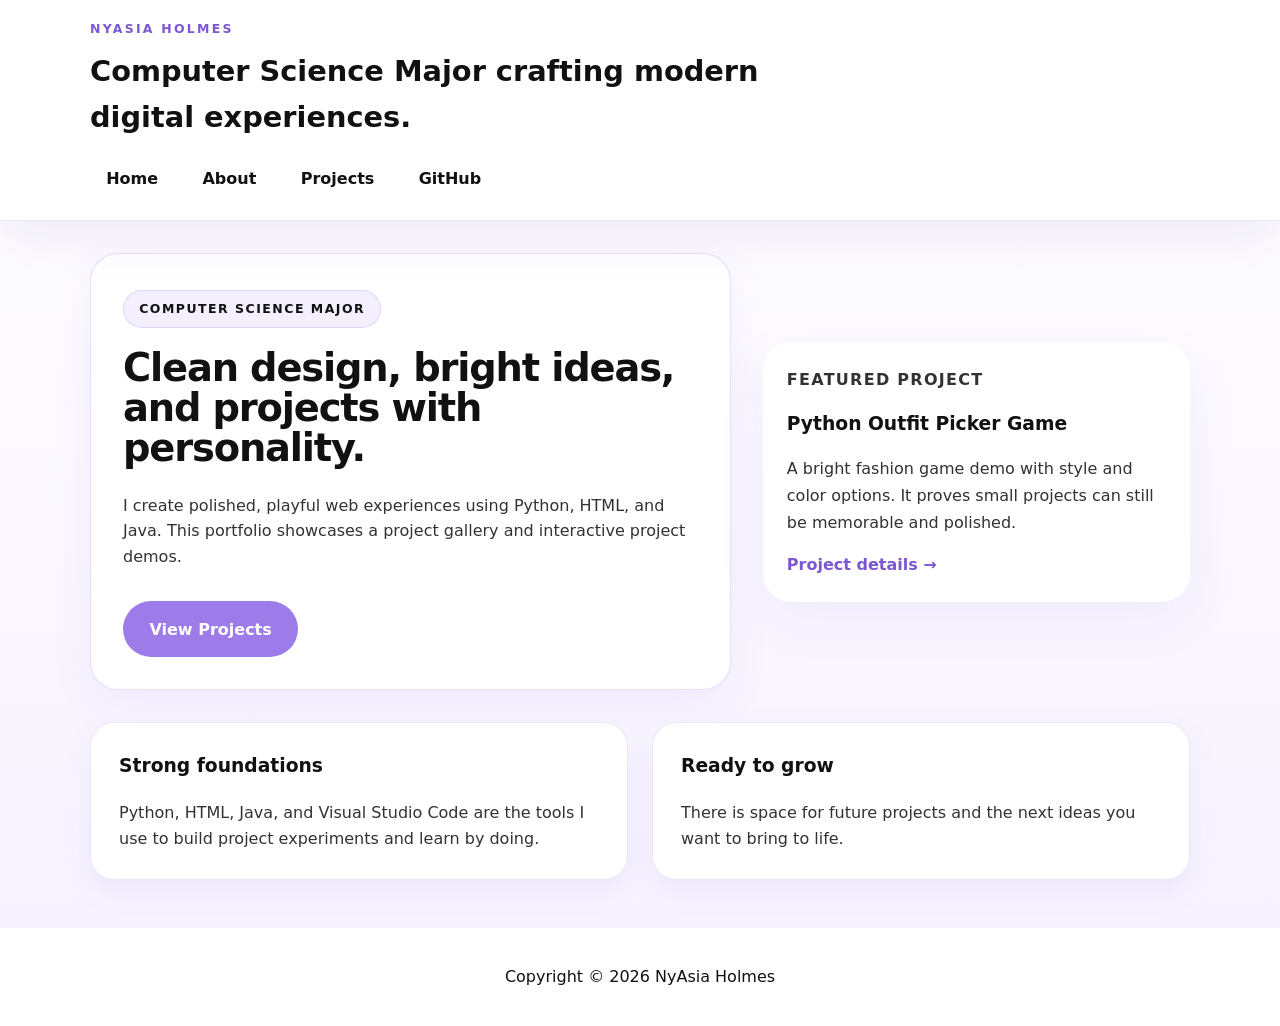
<file: index.html>
<!DOCTYPE html>
<html lang="en">
<head>
    <meta charset="UTF-8">
    <meta name="viewport" content="width=device-width, initial-scale=1.0">
    <title>NyAsia Holmes - Portfolio</title>
    <link rel="stylesheet" href="styles.css">
</head>
<body>
    <header>
        <div class="header-inner">
            <div>
                <p class="eyebrow">NyAsia Holmes</p>
                <h1>Computer Science Major crafting modern digital experiences.</h1>
            </div>
            <nav>
                <a href="index.html">Home</a>
                <a href="about.html">About</a>
                <a href="projects.html">Projects</a>
                <a href="https://github.com/nyasiamarie871-dev" target="_blank">GitHub</a>
            </nav>
        </div>
    </header>

    <main>
        <section class="home-hero">
            <div class="hero-copy">
                <span class="hero-badge">Computer Science Major</span>
                <h2>Clean design, bright ideas, and projects with personality.</h2>
                <p>I create polished, playful web experiences using Python, HTML, and Java. This portfolio showcases a project gallery and interactive project demos.</p>
                <div class="hero-actions">
                    <a href="projects.html" class="button-primary">View Projects</a>
                </div>
            </div>
            <div class="hero-card">
                <div class="hero-card-inner">
                    <p class="hero-card-label">Featured project</p>
                    <h3>Python Outfit Picker Game</h3>
                    <p>A bright fashion game demo with style and color options. It proves small projects can still be memorable and polished.</p>
                    <a href="project-detail.html" class="hero-card-link">Project details →</a>
                </div>
            </div>
        </section>

        <section class="feature-grid">
            <article class="feature-card">
                <h3>Strong foundations</h3>
                <p>Python, HTML, Java, and Visual Studio Code are the tools I use to build project experiments and learn by doing.</p>
            </article>
            <article class="feature-card">
                <h3>Ready to grow</h3>
                <p>There is space for future projects and the next ideas you want to bring to life.</p>
            </article>
        </section>
    </main>

    <footer>
        <p>Copyright © 2026 NyAsia Holmes</p>
    </footer>
</body>
</html>
</file>
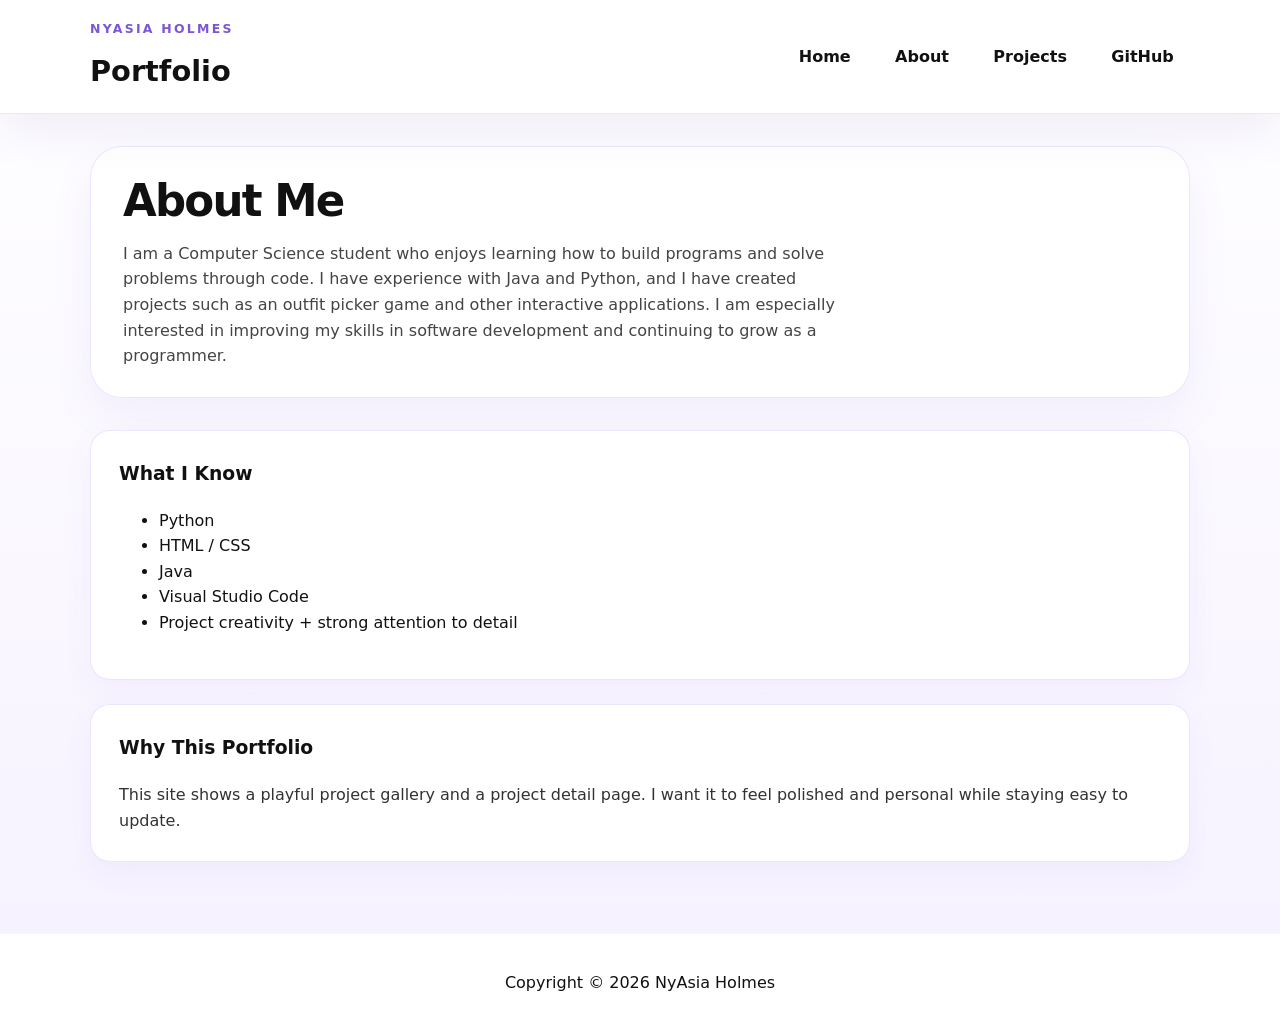
<file: about.html>
<!DOCTYPE html>
<html lang="en">
<head>
    <meta charset="UTF-8">
    <meta name="viewport" content="width=device-width, initial-scale=1.0">
    <title>About - NyAsia Holmes</title>
    <link rel="stylesheet" href="styles.css">
</head>
<body>
    <header>
        <div class="header-inner">
            <div>
                <p class="eyebrow">NyAsia Holmes</p>
                <h1>Portfolio</h1>
            </div>
            <nav>
                <a href="index.html">Home</a>
                <a href="about.html">About</a>
                <a href="projects.html">Projects</a>
                <a href="https://github.com/nyasiamarie871-dev" target="_blank">GitHub</a>
            </nav>
        </div>
    </header>

    <main>
        <section class="page-hero">
            <h2>About Me</h2>
            <p>I am a Computer Science student who enjoys learning how to build programs and solve problems through code. I have experience with Java and Python, and I have created projects such as an outfit picker game and other interactive applications. I am especially interested in improving my skills in software development and continuing to grow as a programmer.</p>
        </section>

        <section class="content-card">
            <h3>What I Know</h3>
            <ul>
                <li>Python</li>
                <li>HTML / CSS</li>
                <li>Java</li>
                <li>Visual Studio Code</li>
                <li>Project creativity + strong attention to detail</li>
            </ul>
        </section>

        <section class="content-card">
            <h3>Why This Portfolio</h3>
            <p>This site shows a playful project gallery and a project detail page. I want it to feel polished and personal while staying easy to update.</p>
        </section>
    </main>

    <footer>
        <p>Copyright © 2026 NyAsia Holmes</p>
    </footer>
</body>
</html>
</file>
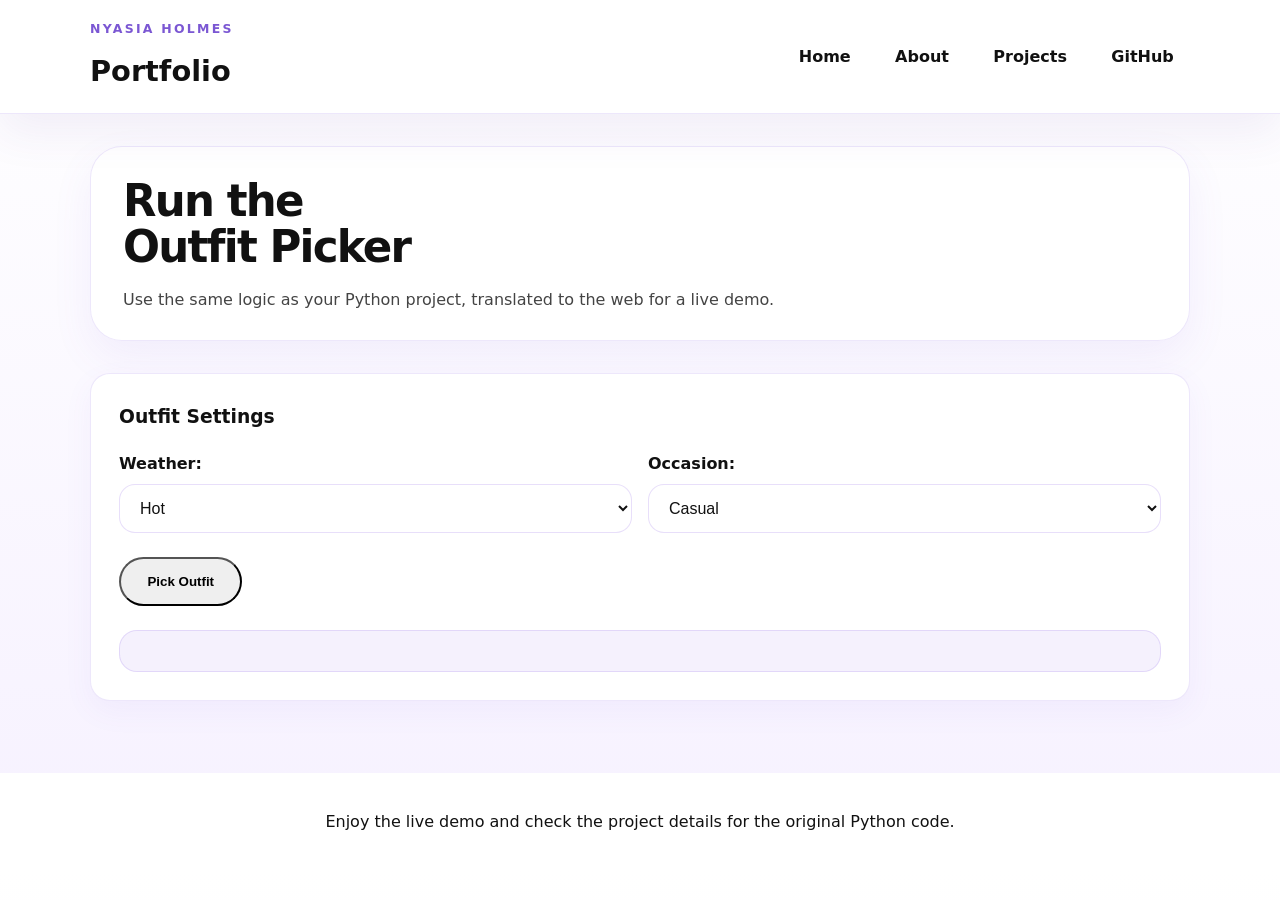
<file: outfit-picker.html>
<!DOCTYPE html>
<html lang="en">
<head>
    <meta charset="UTF-8">
    <meta name="viewport" content="width=device-width, initial-scale=1.0">
    <title>Outfit Picker Game</title>
    <link rel="stylesheet" href="styles.css">
</head>
<body>
    <header>
        <div class="header-inner">
            <div>
                <p class="eyebrow">NyAsia Holmes</p>
                <h1>Portfolio</h1>
            </div>
            <nav>
                <a href="index.html">Home</a>
                <a href="about.html">About</a>
                <a href="projects.html">Projects</a>
                <a href="https://github.com/nyasiamarie871-dev" target="_blank">GitHub</a>
            </nav>
        </div>
    </header>

    <main>
        <section class="page-hero">
            <h2>Run the Outfit Picker</h2>
            <p>Use the same logic as your Python project, translated to the web for a live demo.</p>
        </section>

        <section class="content-card">
            <h3>Outfit Settings</h3>
            <div class="form-grid">
                <div class="form-group">
                    <label for="weather">Weather:</label>
                    <select id="weather">
                        <option value="hot">Hot</option>
                        <option value="cold">Cold</option>
                    </select>
                </div>
                <div class="form-group">
                    <label for="occasion">Occasion:</label>
                    <select id="occasion">
                        <option value="casual">Casual</option>
                        <option value="fancy">Fancy</option>
                    </select>
                </div>
            </div>
            <button id="pick-btn">Pick Outfit</button>
            <div id="result" class="project-result"></div>
        </section>
    </main>

    <footer>
        <p>Enjoy the live demo and check the project details for the original Python code.</p>
    </footer>

    <script>
        const tops = ["T-shirt", "Hoodie", "Tank top", "Sweater"];
        const bottoms = ["Jeans", "Shorts", "Skirt", "Sweatpants"];
        const shoes = ["Sneakers", "Boots", "Sandals", "Slides"];

        function chooseRandom(list) {
            return list[Math.floor(Math.random() * list.length)];
        }

        function pickOutfit() {
            const weather = document.getElementById('weather').value;
            const occasion = document.getElementById('occasion').value;
            let top, bottom, shoe;

            if (weather === 'hot') {
                top = chooseRandom(["T-shirt", "Tank top"]);
                bottom = chooseRandom(["Shorts", "Skirt"]);
                shoe = chooseRandom(["Sandals", "Slides"]);
            } else if (weather === 'cold') {
                top = chooseRandom(["Hoodie", "Sweater"]);
                bottom = chooseRandom(["Jeans", "Sweatpants"]);
                shoe = chooseRandom(["Sneakers", "Boots"]);
            } else {
                top = chooseRandom(tops);
                bottom = chooseRandom(bottoms);
                shoe = chooseRandom(shoes);
            }

            if (occasion === 'fancy') {
                top = `Dressy ${top}`;
                shoe = `Stylish ${shoe}`;
            }

            return {
                top,
                bottom,
                shoe,
                weather,
                occasion
            };
        }

        document.getElementById('pick-btn').addEventListener('click', function() {
            const result = document.getElementById('result');
            const outfit = pickOutfit();
            result.innerHTML = `
                <p>🔥 Your outfit for today:</p>
                <ul>
                    <li><strong>Top:</strong> ${outfit.top}</li>
                    <li><strong>Bottom:</strong> ${outfit.bottom}</li>
                    <li><strong>Shoes:</strong> ${outfit.shoe}</li>
                </ul>
            `;
            result.classList.add('result-visible');
        });
    </script>
</body>
</html>
</file>
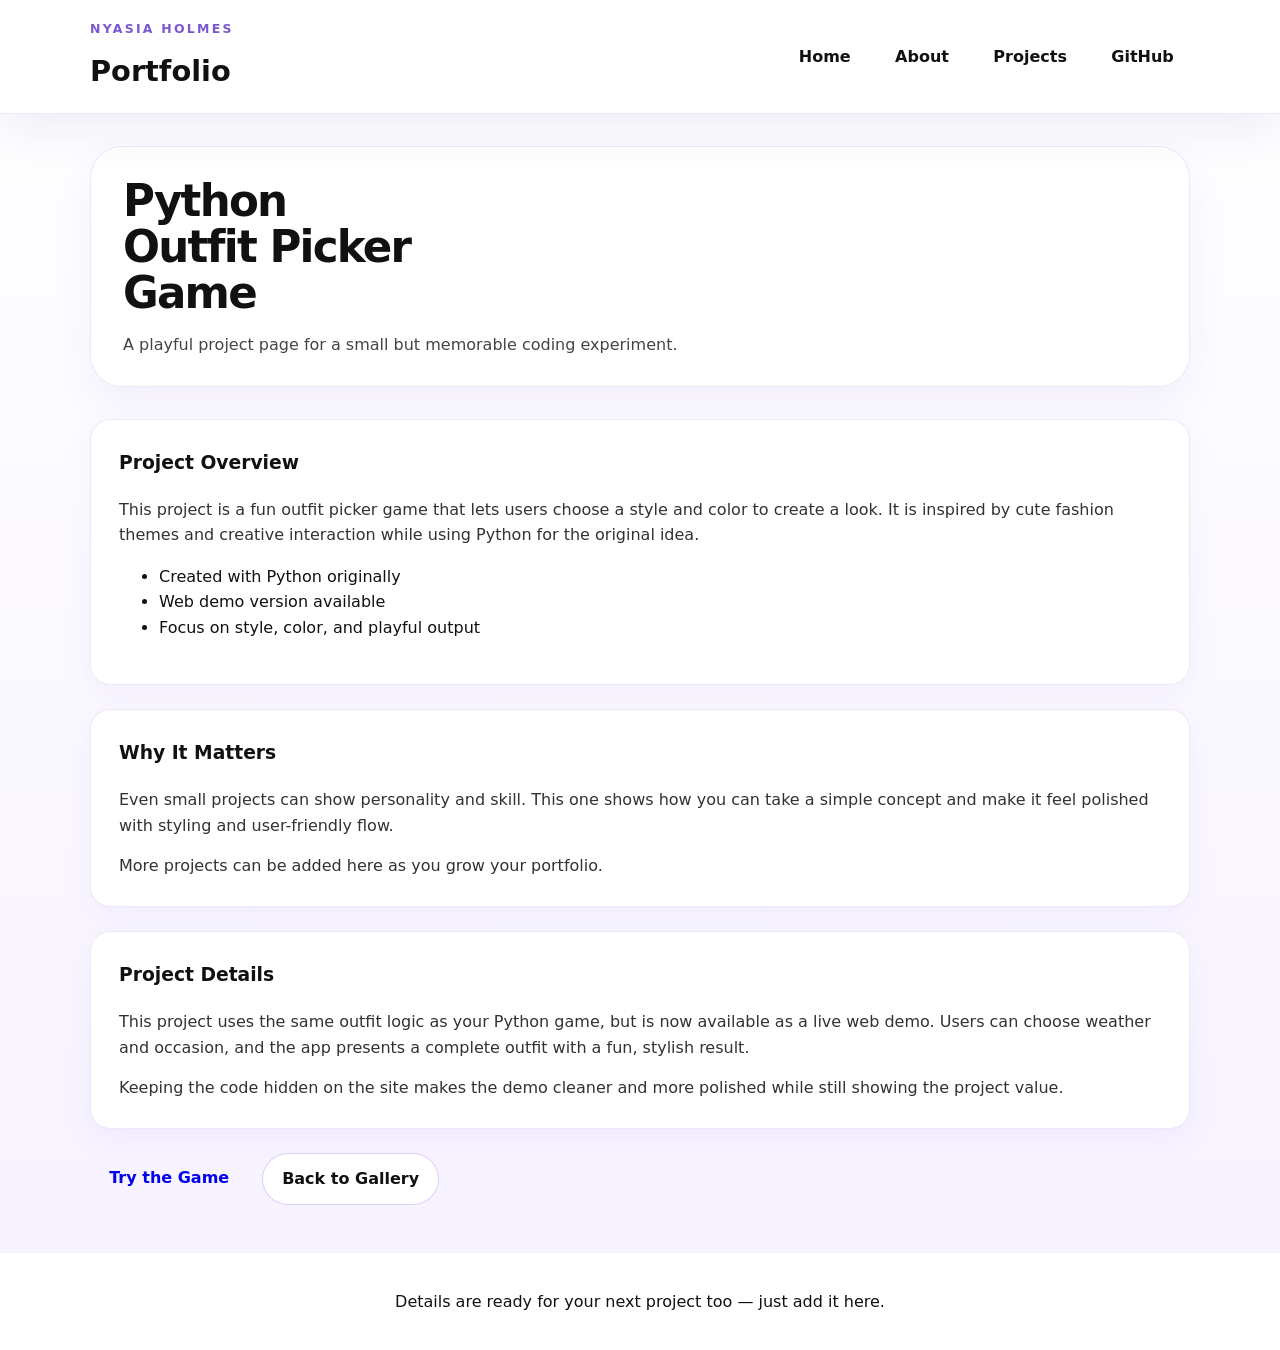
<file: project-detail.html>
<!DOCTYPE html>
<html lang="en">
<head>
    <meta charset="UTF-8">
    <meta name="viewport" content="width=device-width, initial-scale=1.0">
    <title>Python Outfit Picker Game</title>
    <link rel="stylesheet" href="styles.css">
</head>
<body>
    <header>
        <div class="header-inner">
            <div>
                <p class="eyebrow">NyAsia Holmes</p>
                <h1>Portfolio</h1>
            </div>
            <nav>
                <a href="index.html">Home</a>
                <a href="about.html">About</a>
                <a href="projects.html">Projects</a>
                <a href="https://github.com/nyasiamarie871-dev" target="_blank">GitHub</a>
            </nav>
        </div>
    </header>

    <main>
        <section class="page-hero">
            <h2>Python Outfit Picker Game</h2>
            <p>A playful project page for a small but memorable coding experiment.</p>
        </section>

        <section class="content-card">
            <h3>Project Overview</h3>
            <p>This project is a fun outfit picker game that lets users choose a style and color to create a look. It is inspired by cute fashion themes and creative interaction while using Python for the original idea.</p>
            <ul>
                <li>Created with Python originally</li>
                <li>Web demo version available</li>
                <li>Focus on style, color, and playful output</li>
            </ul>
        </section>

        <section class="content-card">
            <h3>Why It Matters</h3>
            <p>Even small projects can show personality and skill. This one shows how you can take a simple concept and make it feel polished with styling and user-friendly flow.</p>
            <p>More projects can be added here as you grow your portfolio.</p>
        </section>

        <section class="content-card">
            <h3>Project Details</h3>
            <p>This project uses the same outfit logic as your Python game, but is now available as a live web demo. Users can choose weather and occasion, and the app presents a complete outfit with a fun, stylish result.</p>
            <p>Keeping the code hidden on the site makes the demo cleaner and more polished while still showing the project value.</p>
        </section>

        <section class="project-buttons-center">
            <a href="outfit-picker.html">Try the Game</a>
            <a href="projects.html" class="button-secondary">Back to Gallery</a>
        </section>
    </main>

    <footer>
        <p>Details are ready for your next project too — just add it here.</p>
    </footer>
</body>
</html>
</file>
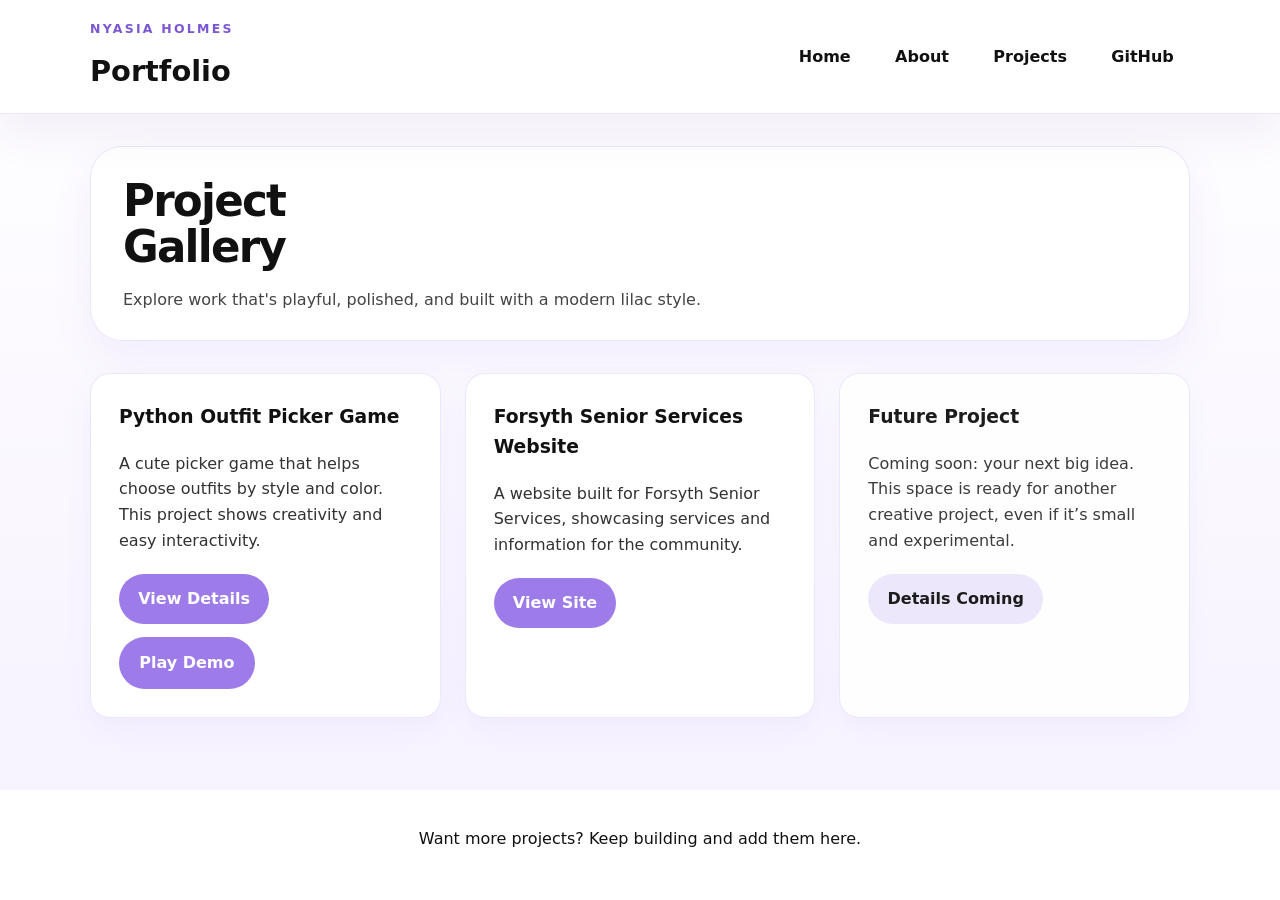
<file: projects.html>
<!DOCTYPE html>
<html lang="en">
<head>
    <meta charset="UTF-8">
    <meta name="viewport" content="width=device-width, initial-scale=1.0">
    <title>Projects - NyAsia Holmes</title>
    <link rel="stylesheet" href="styles.css">
</head>
<body>
    <header>
        <div class="header-inner">
            <div>
                <p class="eyebrow">NyAsia Holmes</p>
                <h1>Portfolio</h1>
            </div>
            <nav>
                <a href="index.html">Home</a>
                <a href="about.html">About</a>
                <a href="projects.html">Projects</a>
                <a href="https://github.com/nyasiamarie871-dev" target="_blank">GitHub</a>
            </nav>
        </div>
    </header>

    <main>
        <section class="page-hero">
            <h2>Project Gallery</h2>
            <p>Explore work that's playful, polished, and built with a modern lilac style.</p>
        </section>

        <section class="project-grid">
            <article class="project-card">
                <h3>Python Outfit Picker Game</h3>
                <p>A cute picker game that helps choose outfits by style and color. This project shows creativity and easy interactivity.</p>
                <div class="project-buttons">
                    <a href="project-detail.html">View Details</a>
                    <a href="outfit-picker.html" class="button-secondary">Play Demo</a>
                </div>
            </article>

            <article class="project-card">
                <h3>Forsyth Senior Services Website</h3>
                <p>A website built for Forsyth Senior Services, showcasing services and information for the community.</p>
                <div class="project-buttons">
                    <a href="https://ashersbrown.wixsite.com/forsyth-senior-servi" target="_blank">View Site</a>
                </div>
            </article>

            <article class="project-card placeholder">
                <h3>Future Project</h3>
                <p>Coming soon: your next big idea. This space is ready for another creative project, even if it’s small and experimental.</p>
                <div class="project-buttons">
                    <span>Details Coming</span>
                </div>
            </article>
        </section>
    </main>

    <footer>
        <p>Want more projects? Keep building and add them here.</p>
    </footer>
</body>
</html>
</file>
<file: styles.css>
/* General Styles */
body {
    font-family: 'Inter', system-ui, -apple-system, BlinkMacSystemFont, 'Segoe UI', sans-serif;
    margin: 0;
    padding: 0;
    background: linear-gradient(180deg, #ffffff 0%, #f6f1ff 100%);
    color: #111111;
    line-height: 1.6;
}

header {
    background: rgba(255, 255, 255, 0.88);
    color: #111111;
    padding: 1.2rem 1rem;
    backdrop-filter: blur(18px);
    box-shadow: 0 18px 45px rgba(88, 54, 149, 0.08);
    border-bottom: 1px solid rgba(157, 123, 233, 0.18);
}

.header-inner {
    max-width: 1100px;
    margin: 0 auto;
    display: flex;
    flex-wrap: wrap;
    align-items: center;
    justify-content: space-between;
    gap: 1rem;
}

.eyebrow {
    margin: 0 0 0.55rem;
    color: #7b57d3;
    letter-spacing: 0.18em;
    text-transform: uppercase;
    font-size: 0.78rem;
    font-weight: 700;
}

header h1 {
    margin: 0;
    font-size: 1.8rem;
    max-width: 680px;
}

nav {
    display: flex;
    flex-wrap: wrap;
    gap: 0.75rem;
    justify-content: flex-end;
}

nav a {
    color: #111111;
    text-decoration: none;
    font-weight: 600;
    padding: 0.55rem 0.95rem;
    border-radius: 999px;
    border: 1px solid transparent;
    transition: all 0.25s ease;
}

nav a:hover,
nav a:focus {
    background-color: rgba(157, 123, 233, 0.14);
    color: #111111;
    border-color: rgba(157, 123, 233, 0.35);
    transform: translateY(-1px);
}

main {
    max-width: 1100px;
    margin: 0 auto;
    padding: 2rem 1rem 3rem;
}

.page-hero {
    background: rgba(255, 255, 255, 0.95);
    border: 1px solid rgba(157, 123, 233, 0.18);
    border-radius: 32px;
    padding: 2rem 2rem 1.75rem;
    box-shadow: 0 16px 40px rgba(124, 86, 221, 0.08);
    margin-bottom: 2rem;
}

.page-hero h2 {
    margin: 0;
    font-size: clamp(2.1rem, 3.4vw, 3.2rem);
    line-height: 1.05;
    color: #111111;
    max-width: 10ch;
    letter-spacing: -0.04em;
}

.page-hero p {
    margin: 1rem 0 0;
    color: #444444;
    max-width: 720px;
}

.home-hero {
    display: grid;
    grid-template-columns: 1.2fr 0.8fr;
    gap: 2rem;
    align-items: center;
    margin-bottom: 2rem;
}

.hero-copy {
    padding: 2.25rem 2rem 2rem;
    background: #ffffff;
    border: 1px solid rgba(157, 123, 233, 0.24);
    border-radius: 28px;
    box-shadow: 0 14px 40px rgba(124, 86, 221, 0.08);
}

.hero-badge {
    display: inline-flex;
    align-items: center;
    justify-content: center;
    background: rgba(157, 123, 233, 0.12);
    color: #111111;
    border: 1px solid rgba(157, 123, 233, 0.22);
    border-radius: 999px;
    padding: 0.5rem 0.95rem;
    font-weight: 700;
    letter-spacing: 0.12em;
    text-transform: uppercase;
    font-size: 0.78rem;
    margin-bottom: 1.2rem;
}

.home-hero h2 {
    margin: 0;
    font-size: clamp(2rem, 3vw, 3.15rem);
    line-height: 1.05;
    color: #111111;
    letter-spacing: -0.03em;
}

.home-hero p {
    margin: 1.5rem 0 0;
    max-width: 700px;
    font-size: 1rem;
    color: #323232;
}

.hero-actions {
    display: flex;
    flex-wrap: wrap;
    gap: 1rem;
    margin-top: 2rem;
}

.form-grid {
    display: grid;
    grid-template-columns: repeat(auto-fit, minmax(180px, 1fr));
    gap: 1rem;
    margin-bottom: 1.5rem;
}

.form-group {
    display: grid;
    gap: 0.5rem;
}

.form-group label {
    font-weight: 700;
    color: #111111;
}

.form-group select {
    width: 100%;
    padding: 0.85rem 1rem;
    border-radius: 16px;
    border: 1px solid rgba(157, 123, 233, 0.24);
    background: #ffffff;
    font-size: 1rem;
    color: #111111;
}

.project-result {
    margin-top: 1.5rem;
    padding: 1.25rem 1.35rem;
    border-radius: 18px;
    background: rgba(157, 123, 233, 0.10);
    border: 1px solid rgba(157, 123, 233, 0.22);
    color: #111111;
}

.button-primary,
a.button-secondary,
button {
    display: inline-flex;
    align-items: center;
    justify-content: center;
    border-radius: 999px;
    padding: 0.95rem 1.65rem;
    font-weight: 700;
    text-decoration: none;
    transition: transform 0.25s ease, background-color 0.25s ease;
}

.button-primary {
    background-color: #9d7be9;
    color: #ffffff;
}

.button-primary:hover {
    background-color: #7f5fd8;
    transform: translateY(-1px);
}

a.button-secondary {
    background-color: #ffffff;
    color: #111111;
    border: 1px solid rgba(157, 123, 233, 0.35);
}

a.button-secondary:hover {
    background-color: rgba(157, 123, 233, 0.16);
    color: #111111;
    transform: translateY(-1px);
}

.hero-card {
    background: #ffffff;
    border-radius: 28px;
    padding: 1.5rem;
    box-shadow: 0 18px 50px rgba(124, 86, 221, 0.08);
}

.hero-card-inner {
    display: grid;
    gap: 1rem;
}

.hero-card-label {
    margin: 0;
    font-size: 0.85rem;
    font-weight: 700;
    color: #7b57d3;
    text-transform: uppercase;
    letter-spacing: 0.08em;
}

.hero-card h3 {
    margin: 0;
    color: #111111;
}

.hero-card p {
    margin: 0;
    color: #323232;
    line-height: 1.7;
}

.hero-card-link {
    color: #7b57d3;
    font-weight: 700;
    text-decoration: none;
}

.hero-card-link:hover {
    text-decoration: underline;
}

.feature-grid {
    display: grid;
    grid-template-columns: repeat(2, minmax(0, 1fr));
    gap: 1.5rem;
}

.feature-card {
    background: #ffffff;
    border-radius: 24px;
    padding: 1.75rem;
    border: 1px solid rgba(157, 123, 233, 0.18);
    box-shadow: 0 12px 30px rgba(124, 86, 221, 0.08);
}

.feature-card h3 {
    margin-top: 0;
    color: #111111;
}

.feature-card p {
    margin: 0.85rem 0 0;
    color: #323232;
}

.content-card,
.project-card {
    background-color: #ffffff;
    border-radius: 20px;
    padding: 1.75rem;
    margin-bottom: 1.5rem;
    border: 1px solid rgba(157, 123, 233, 0.18);
    box-shadow: 0 10px 30px rgba(124, 86, 221, 0.06);
    animation: slideUp 0.8s ease-out;
}

.content-card h3,
.project-card h3 {
    margin-top: 0;
    color: #111111;
}

.content-card p,
.project-card p {
    margin: 0.9rem 0 0;
    color: #323232;
}

.project-grid {
    display: grid;
    grid-template-columns: repeat(auto-fit, minmax(280px, 1fr));
    gap: 1.5rem;
}

.project-buttons,
.project-buttons-center {
    display: flex;
    flex-wrap: wrap;
    gap: 0.85rem;
    margin-top: 1.3rem;
}

.project-buttons a,
.project-buttons-center a,
.project-buttons span {
    padding: 0.75rem 1.2rem;
    border-radius: 999px;
    text-decoration: none;
    font-weight: 600;
}

.project-buttons a {
    background: #9d7be9;
    color: #ffffff;
}

.project-buttons a:hover,
.project-buttons-center a:hover {
    background: #7f5fd8;
}

.project-buttons span {
    background: rgba(157, 123, 233, 0.18);
    color: #111111;
}

.placeholder {
    opacity: 0.95;
}

input[type="file"] {
    display: block;
    margin-top: 1rem;
    padding: 0.8rem 1rem;
    border: 1px solid rgba(157, 123, 233, 0.35);
    border-radius: 16px;
    background: #ffffff;
    color: #111111;
}

#resume-display {
    margin-top: 1.5rem;
}

.code-block {
    background: #f7f2ff;
    color: #111111;
    border-radius: 18px;
    padding: 1.2rem;
    overflow-x: auto;
    font-family: 'Source Code Pro', 'Courier New', monospace;
    font-size: 0.95rem;
    line-height: 1.5;
    border: 1px solid rgba(157, 123, 233, 0.18);
}

footer {
    background-color: #ffffff;
    color: #111111;
    text-align: center;
    padding: 1.25rem 1rem;
}

@keyframes fadeIn {
    from { opacity: 0; transform: translateY(12px); }
    to { opacity: 1; transform: translateY(0); }
}

@keyframes slideUp {
    from { opacity: 0; transform: translateY(24px); }
    to { opacity: 1; transform: translateY(0); }
}

@keyframes bounce {
    0%, 20%, 50%, 80%, 100% { transform: translateY(0); }
    40% { transform: translateY(-10px); }
    60% { transform: translateY(-5px); }
}

@media (max-width: 980px) {
    .home-hero {
        grid-template-columns: 1fr;
    }
}

@media (max-width: 768px) {
    header h1 {
        font-size: 1.6rem;
    }

    .header-inner {
        flex-direction: column;
        align-items: flex-start;
    }

    nav {
        justify-content: flex-start;
    }

    .home-hero {
        gap: 1.25rem;
    }

    .hero-copy {
        padding: 1.75rem 1.5rem;
    }

    .hero-actions,
    .project-buttons,
    .project-buttons-center {
        justify-content: flex-start;
    }

    .feature-grid {
        grid-template-columns: 1fr;
    }

    .content-card,
    .project-card {
        padding: 1.4rem;
    }
}
</file>
